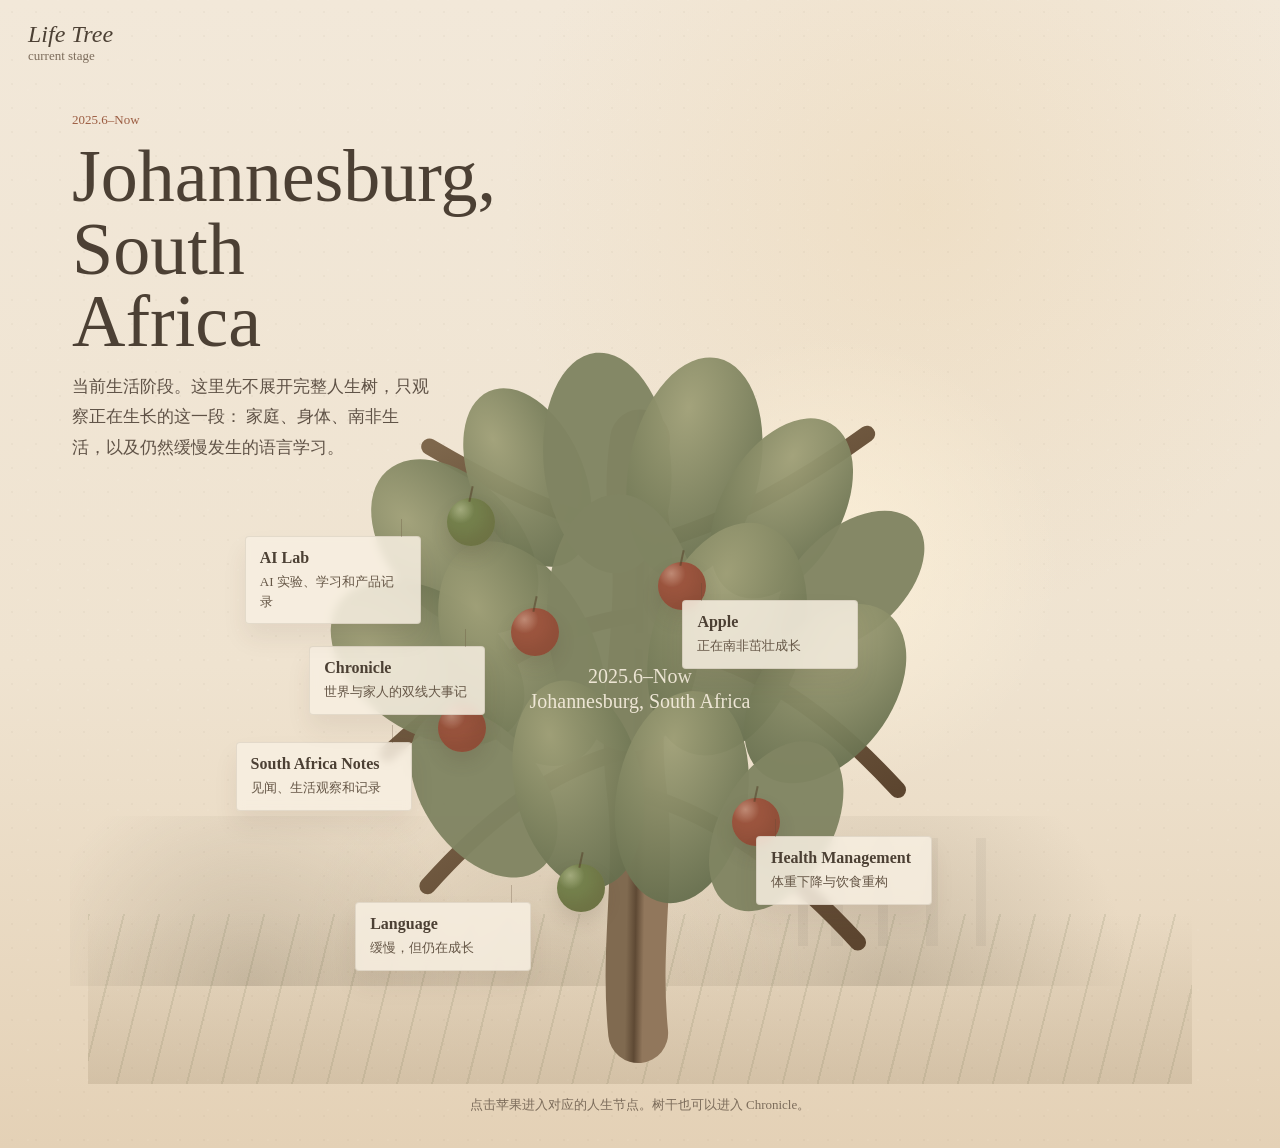
<file: index.html>
<!doctype html>
<html lang="zh-CN">
  <head>
    <meta charset="UTF-8" />
    <meta name="viewport" content="width=device-width, initial-scale=1.0" />
    <title>Current Stage Tree</title>
    <meta
      name="description"
      content="当前生活阶段树：2025年6月至今，南非约翰内斯堡。"
    />
    <link rel="stylesheet" href="./styles.css" />
  </head>
  <body>
    <header class="quiet-header" aria-label="站点标识">
      <a class="wordmark" href="./index.html" aria-label="返回首页">
        <span class="wordmark-main">Life Tree</span>
        <span class="wordmark-sub">current stage</span>
      </a>
    </header>

    <main class="current-stage">
      <section class="stage-intro" aria-labelledby="stage-title">
        <p class="time-tag">2025.6–Now</p>
        <h1 id="stage-title">Johannesburg, South Africa</h1>
        <p>
          当前生活阶段。这里先不展开完整人生树，只观察正在生长的这一段：
          家庭、身体、南非生活，以及仍然缓慢发生的语言学习。
        </p>
      </section>

      <section class="tree-field" aria-label="当前阶段的树">
        <div class="place-atmosphere" aria-hidden="true">
          <span class="sun"></span>
          <span class="ridge"></span>
          <span class="city-line"></span>
          <span class="veld"></span>
        </div>

        <svg class="current-tree" viewBox="0 0 820 760" role="img" aria-labelledby="tree-title tree-desc">
          <title id="tree-title">Current Stage Tree</title>
          <desc id="tree-desc">
            A clickable current life stage tree. The trunk opens the chronicle page.
          </desc>
          <defs>
            <linearGradient id="trunkCurrent" x1="0%" x2="100%" y1="0%" y2="100%">
              <stop offset="0%" stop-color="#806a50" />
              <stop offset="52%" stop-color="#5e4934" />
              <stop offset="100%" stop-color="#91775c" />
            </linearGradient>
            <linearGradient id="branchCurrent" x1="0%" x2="100%" y1="0%" y2="100%">
              <stop offset="0%" stop-color="#7e674c" />
              <stop offset="100%" stop-color="#5c452f" />
            </linearGradient>
            <radialGradient id="leafCurrent" cx="36%" cy="24%" r="78%">
              <stop offset="0%" stop-color="#a0a078" />
              <stop offset="100%" stop-color="#68704f" />
            </radialGradient>
          </defs>

          <a class="trunk-anchor" href="./chronicle/index.html" aria-label="打开 Chronicle 大事记页面">
            <path
              class="trunk"
              d="M408 704
                 C398 604 418 524 406 434
                 C394 338 424 244 408 134
                 C404 104 406 78 410 50"
            />
            <rect class="trunk-hit" x="358" y="64" width="104" height="632" rx="52" />
          </a>

          <g class="branches">
            <path d="M408 154 C318 136 250 100 178 58" />
            <path d="M412 168 C508 142 586 98 660 44" />
            <path d="M404 244 C298 258 220 316 132 396" />
            <path d="M410 272 C524 286 610 344 694 436" />
            <path d="M406 390 C316 410 246 464 176 542" />
            <path d="M410 440 C504 468 578 526 650 604" />
          </g>

          <g class="canopy" aria-hidden="true">
            <ellipse cx="206" cy="168" rx="72" ry="112" transform="rotate(-42 206 168)" />
            <ellipse cx="286" cy="92" rx="62" ry="104" transform="rotate(-24 286 92)" />
            <ellipse cx="374" cy="76" rx="70" ry="122" transform="rotate(-6 374 76)" />
            <ellipse cx="470" cy="82" rx="72" ry="124" transform="rotate(12 470 82)" />
            <ellipse cx="566" cy="126" rx="66" ry="108" transform="rotate(30 566 126)" />
            <ellipse cx="642" cy="206" rx="58" ry="96" transform="rotate(48 642 206)" />
            <ellipse cx="176" cy="296" rx="76" ry="118" transform="rotate(-56 176 296)" />
            <ellipse cx="280" cy="286" rx="80" ry="132" transform="rotate(-26 280 286)" />
            <ellipse cx="392" cy="252" rx="84" ry="142" transform="rotate(-4 392 252)" />
            <ellipse cx="506" cy="270" rx="82" ry="132" transform="rotate(18 506 270)" />
            <ellipse cx="614" cy="330" rx="72" ry="112" transform="rotate(38 614 330)" />
            <ellipse cx="238" cy="440" rx="66" ry="104" transform="rotate(-36 238 440)" />
            <ellipse cx="342" cy="430" rx="70" ry="116" transform="rotate(-12 342 430)" />
            <ellipse cx="456" cy="444" rx="72" ry="118" transform="rotate(10 456 444)" />
            <ellipse cx="560" cy="476" rx="62" ry="102" transform="rotate(30 560 476)" />
          </g>

          <g class="trunk-label" aria-hidden="true">
            <text x="410" y="318">2025.6–Now</text>
            <text x="410" y="346">Johannesburg, South Africa</text>
          </g>
        </svg>

        <a class="apple apple-red apple-daughter" href="./apple/index.html" aria-label="进入 Apple 的专属页面">
          <span class="fruit"></span>
          <span class="apple-note">
            <strong>Apple</strong>
            <em>正在南非茁壮成长</em>
          </span>
        </a>

        <a class="apple apple-red apple-health" href="./health/index.html" aria-label="进入身材管理和健康管理页面">
          <span class="fruit"></span>
          <span class="apple-note">
            <strong>Health Management</strong>
            <em>体重下降与饮食重构</em>
          </span>
        </a>

        <a class="apple apple-red apple-south-africa" href="./south-africa/index.html" aria-label="进入南非见闻页面">
          <span class="fruit"></span>
          <span class="apple-note">
            <strong>South Africa Notes</strong>
            <em>见闻、生活观察和记录</em>
          </span>
        </a>

        <a class="apple apple-green apple-language" href="./language/index.html" aria-label="进入语言学习页面">
          <span class="fruit"></span>
          <span class="apple-note">
            <strong>Language</strong>
            <em>缓慢，但仍在成长</em>
          </span>
        </a>

        <a class="apple apple-red apple-chronicle" href="./chronicle/index.html" aria-label="进入 Chronicle 大事记页面">
          <span class="fruit"></span>
          <span class="apple-note">
            <strong>Chronicle</strong>
            <em>世界与家人的双线大事记</em>
          </span>
        </a>

        <a class="apple apple-green apple-ai-lab" href="./ai-lab/index.html" aria-label="进入 AI Lab 页面">
          <span class="fruit"></span>
          <span class="apple-note">
            <strong>AI Lab</strong>
            <em>AI 实验、学习和产品记录</em>
          </span>
        </a>
      </section>

      <p class="tree-hint">
        点击苹果进入对应的人生节点。树干也可以进入 Chronicle。
      </p>
    </main>

    <script src="./script.js"></script>
  </body>
</html>
</file>
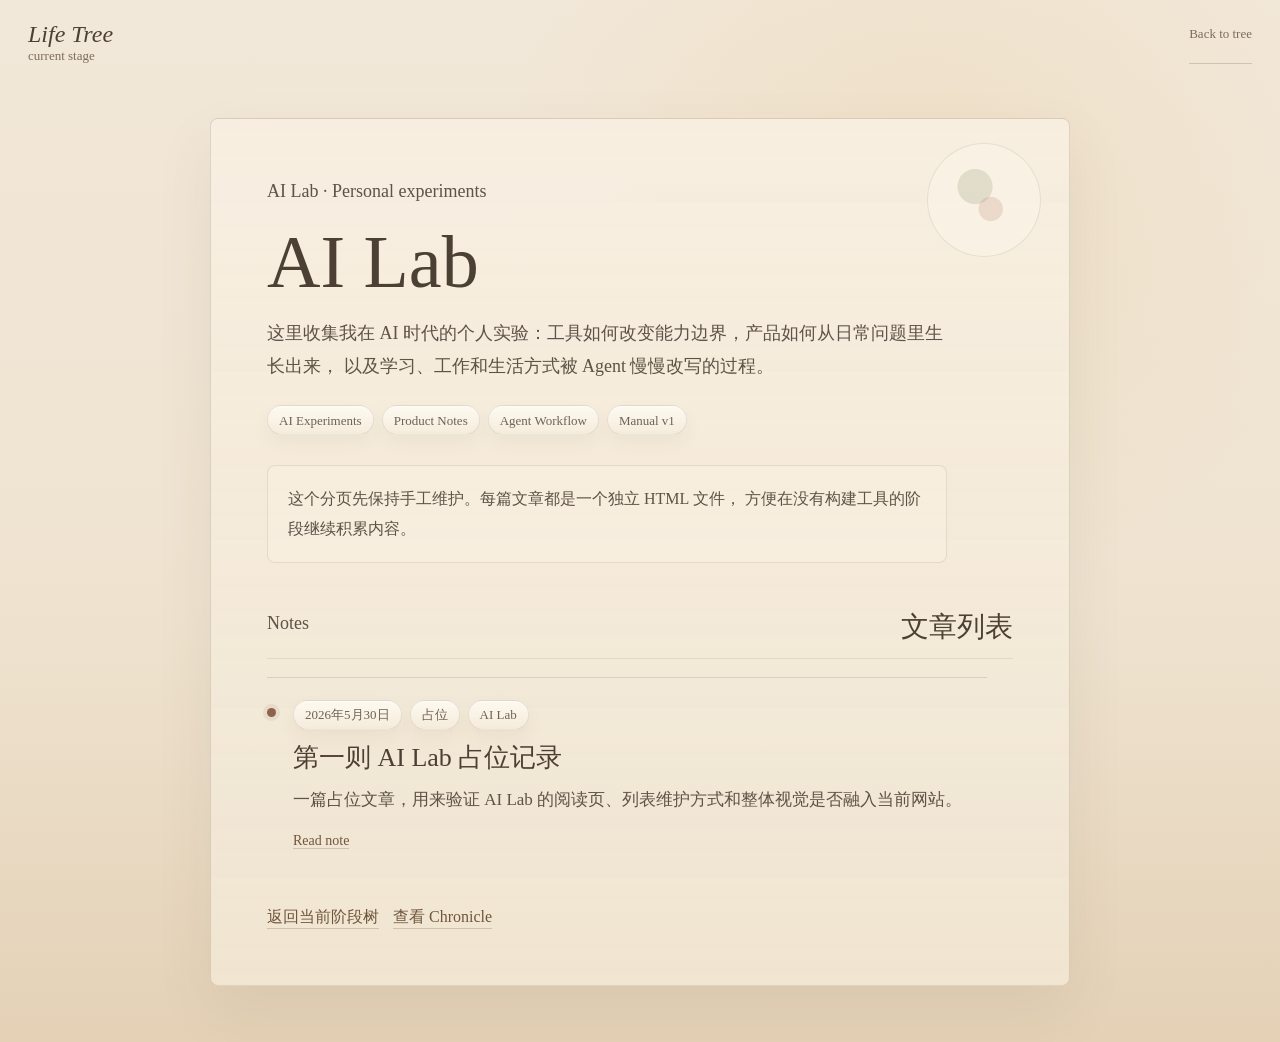
<file: ai-lab/index.html>
<!doctype html>
<html lang="zh-CN">
  <head>
    <meta charset="UTF-8" />
    <meta name="viewport" content="width=device-width, initial-scale=1.0" />
    <title>AI Lab · Life Tree</title>
    <meta
      name="description"
      content="AI Lab：个人 AI 实验、产品研发、学习记录和工作日志。"
    />
    <link rel="stylesheet" href="../styles.css" />
  </head>
  <body class="detail-page ai-lab-page">
    <header class="quiet-header" aria-label="站点标识">
      <a class="wordmark" href="../index.html">
        <span class="wordmark-main">Life Tree</span>
        <span class="wordmark-sub">current stage</span>
      </a>
      <nav class="quiet-nav"><a href="../index.html">Back to tree</a></nav>
    </header>

    <main class="detail-shell ai-lab-shell">
      <p class="page-kicker">AI Lab · Personal experiments</p>
      <h1>AI Lab</h1>
      <p>
        这里收集我在 AI 时代的个人实验：工具如何改变能力边界，产品如何从日常问题里生长出来，
        以及学习、工作和生活方式被 Agent 慢慢改写的过程。
      </p>

      <div class="tag-row" aria-label="AI Lab 信息标签">
        <span class="soft-tag">AI Experiments</span>
        <span class="soft-tag">Product Notes</span>
        <span class="soft-tag">Agent Workflow</span>
        <span class="soft-tag">Manual v1</span>
      </div>

      <section class="lab-note" aria-label="AI Lab 说明">
        <p>
          这个分页先保持手工维护。每篇文章都是一个独立 HTML 文件，
          方便在没有构建工具的阶段继续积累内容。
        </p>
      </section>

      <section class="article-list" aria-labelledby="article-list-title">
        <div class="section-heading">
          <p class="page-kicker">Notes</p>
          <h2 id="article-list-title">文章列表</h2>
        </div>

        <article class="article-card">
          <div class="article-tags">
            <time class="soft-tag" datetime="2026-05-30">2026年5月30日</time>
            <span class="soft-tag">占位</span>
            <span class="soft-tag">AI Lab</span>
          </div>
          <h3>
            <a href="./articles/first-ai-lab-note.html">第一则 AI Lab 占位记录</a>
          </h3>
          <p>
            一篇占位文章，用来验证 AI Lab 的阅读页、列表维护方式和整体视觉是否融入当前网站。
          </p>
          <a class="article-link" href="./articles/first-ai-lab-note.html">Read note</a>
        </article>
      </section>

      <div class="detail-links">
        <a href="../index.html">返回当前阶段树</a>
        <a href="../chronicle/index.html">查看 Chronicle</a>
      </div>
    </main>
  </body>
</html>
</file>
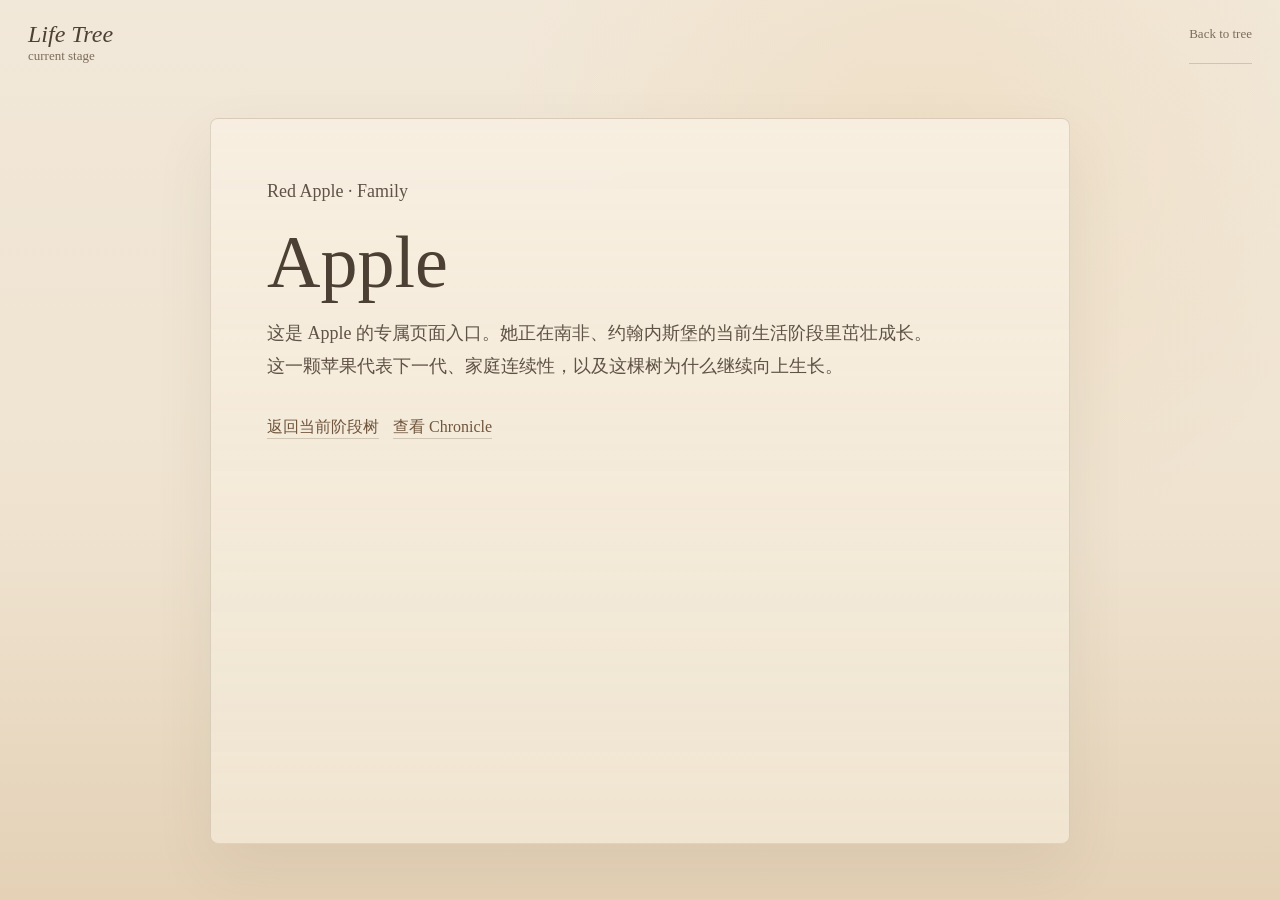
<file: apple/index.html>
<!doctype html>
<html lang="zh-CN">
  <head>
    <meta charset="UTF-8" />
    <meta name="viewport" content="width=device-width, initial-scale=1.0" />
    <title>Apple · Life Tree</title>
    <link rel="stylesheet" href="../styles.css" />
  </head>
  <body class="detail-page">
    <header class="quiet-header" aria-label="站点标识">
      <a class="wordmark" href="../index.html">
        <span class="wordmark-main">Life Tree</span>
        <span class="wordmark-sub">current stage</span>
      </a>
      <nav class="quiet-nav"><a href="../index.html">Back to tree</a></nav>
    </header>
    <main class="detail-shell">
      <p class="page-kicker">Red Apple · Family</p>
      <h1>Apple</h1>
      <p>
        这是 Apple 的专属页面入口。她正在南非、约翰内斯堡的当前生活阶段里茁壮成长。
        这一颗苹果代表下一代、家庭连续性，以及这棵树为什么继续向上生长。
      </p>
      <div class="detail-links">
        <a href="../index.html">返回当前阶段树</a>
        <a href="../chronicle/index.html">查看 Chronicle</a>
      </div>
    </main>
  </body>
</html>
</file>
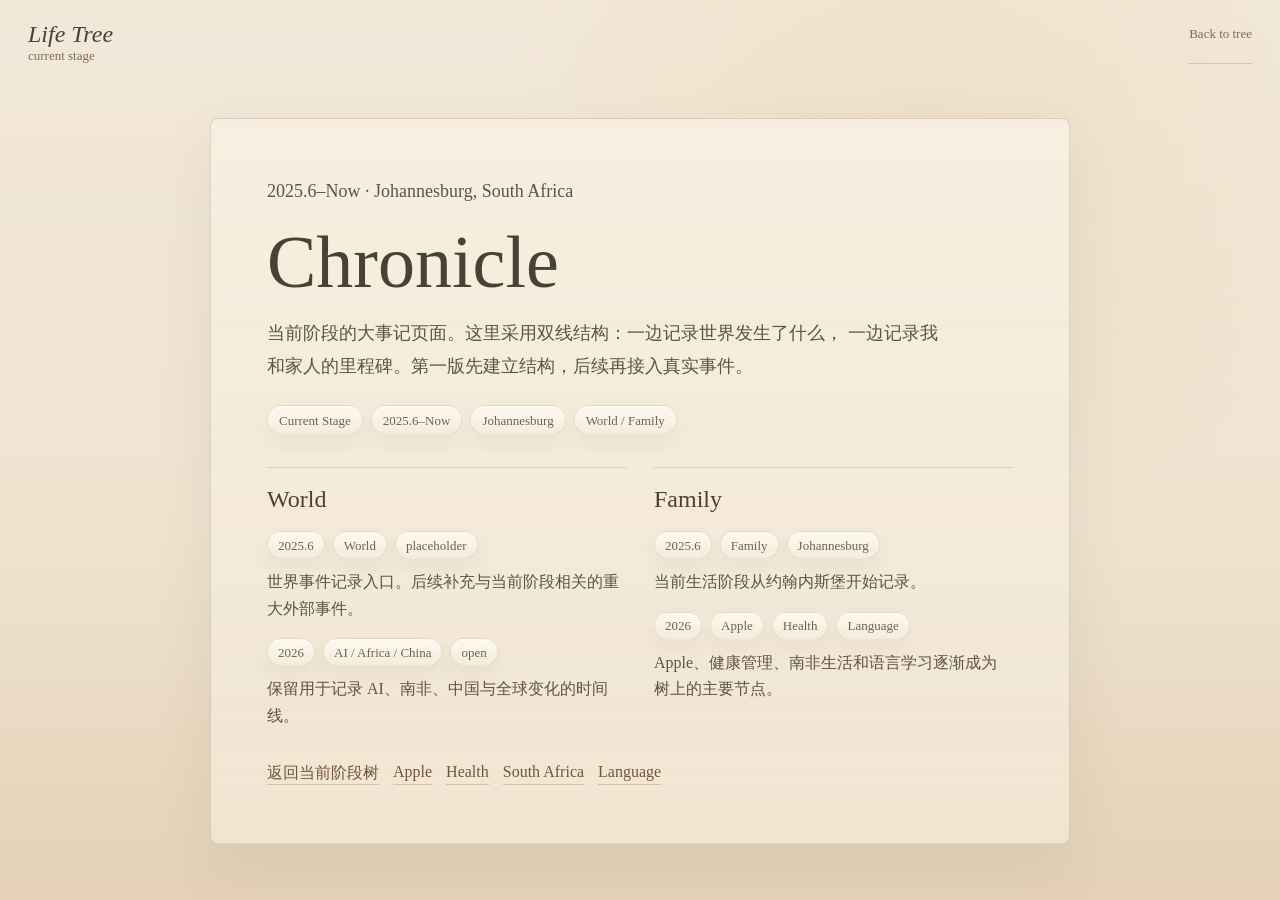
<file: chronicle/index.html>
<!doctype html>
<html lang="zh-CN">
  <head>
    <meta charset="UTF-8" />
    <meta name="viewport" content="width=device-width, initial-scale=1.0" />
    <title>Chronicle · Life Tree</title>
    <link rel="stylesheet" href="../styles.css" />
  </head>
  <body class="detail-page chronicle-page">
    <header class="quiet-header" aria-label="站点标识">
      <a class="wordmark" href="../index.html">
        <span class="wordmark-main">Life Tree</span>
        <span class="wordmark-sub">current stage</span>
      </a>
      <nav class="quiet-nav"><a href="../index.html">Back to tree</a></nav>
    </header>
    <main class="detail-shell">
      <p class="page-kicker">2025.6–Now · Johannesburg, South Africa</p>
      <h1>Chronicle</h1>
      <p>
        当前阶段的大事记页面。这里采用双线结构：一边记录世界发生了什么，
        一边记录我和家人的里程碑。第一版先建立结构，后续再接入真实事件。
      </p>

      <div class="tag-row" aria-label="Chronicle 信息标签">
        <span class="soft-tag">Current Stage</span>
        <span class="soft-tag">2025.6–Now</span>
        <span class="soft-tag">Johannesburg</span>
        <span class="soft-tag">World / Family</span>
      </div>

      <section class="chronicle-lines" aria-label="双线大事记">
        <div class="chronicle-column">
          <h2>World</h2>
          <ol>
            <li>
              <div class="event-tags">
                <time class="soft-tag" datetime="2025-06">2025.6</time>
                <span class="soft-tag">World</span>
                <span class="soft-tag">placeholder</span>
              </div>
              世界事件记录入口。后续补充与当前阶段相关的重大外部事件。
            </li>
            <li>
              <div class="event-tags">
                <time class="soft-tag" datetime="2026">2026</time>
                <span class="soft-tag">AI / Africa / China</span>
                <span class="soft-tag">open</span>
              </div>
              保留用于记录 AI、南非、中国与全球变化的时间线。
            </li>
          </ol>
        </div>

        <div class="chronicle-column">
          <h2>Family</h2>
          <ol>
            <li>
              <div class="event-tags">
                <time class="soft-tag" datetime="2025-06">2025.6</time>
                <span class="soft-tag">Family</span>
                <span class="soft-tag">Johannesburg</span>
              </div>
              当前生活阶段从约翰内斯堡开始记录。
            </li>
            <li>
              <div class="event-tags">
                <time class="soft-tag" datetime="2026">2026</time>
                <span class="soft-tag">Apple</span>
                <span class="soft-tag">Health</span>
                <span class="soft-tag">Language</span>
              </div>
              Apple、健康管理、南非生活和语言学习逐渐成为树上的主要节点。
            </li>
          </ol>
        </div>
      </section>

      <div class="detail-links">
        <a href="../index.html">返回当前阶段树</a>
        <a href="../apple/index.html">Apple</a>
        <a href="../health/index.html">Health</a>
        <a href="../south-africa/index.html">South Africa</a>
        <a href="../language/index.html">Language</a>
      </div>
    </main>
  </body>
</html>
</file>
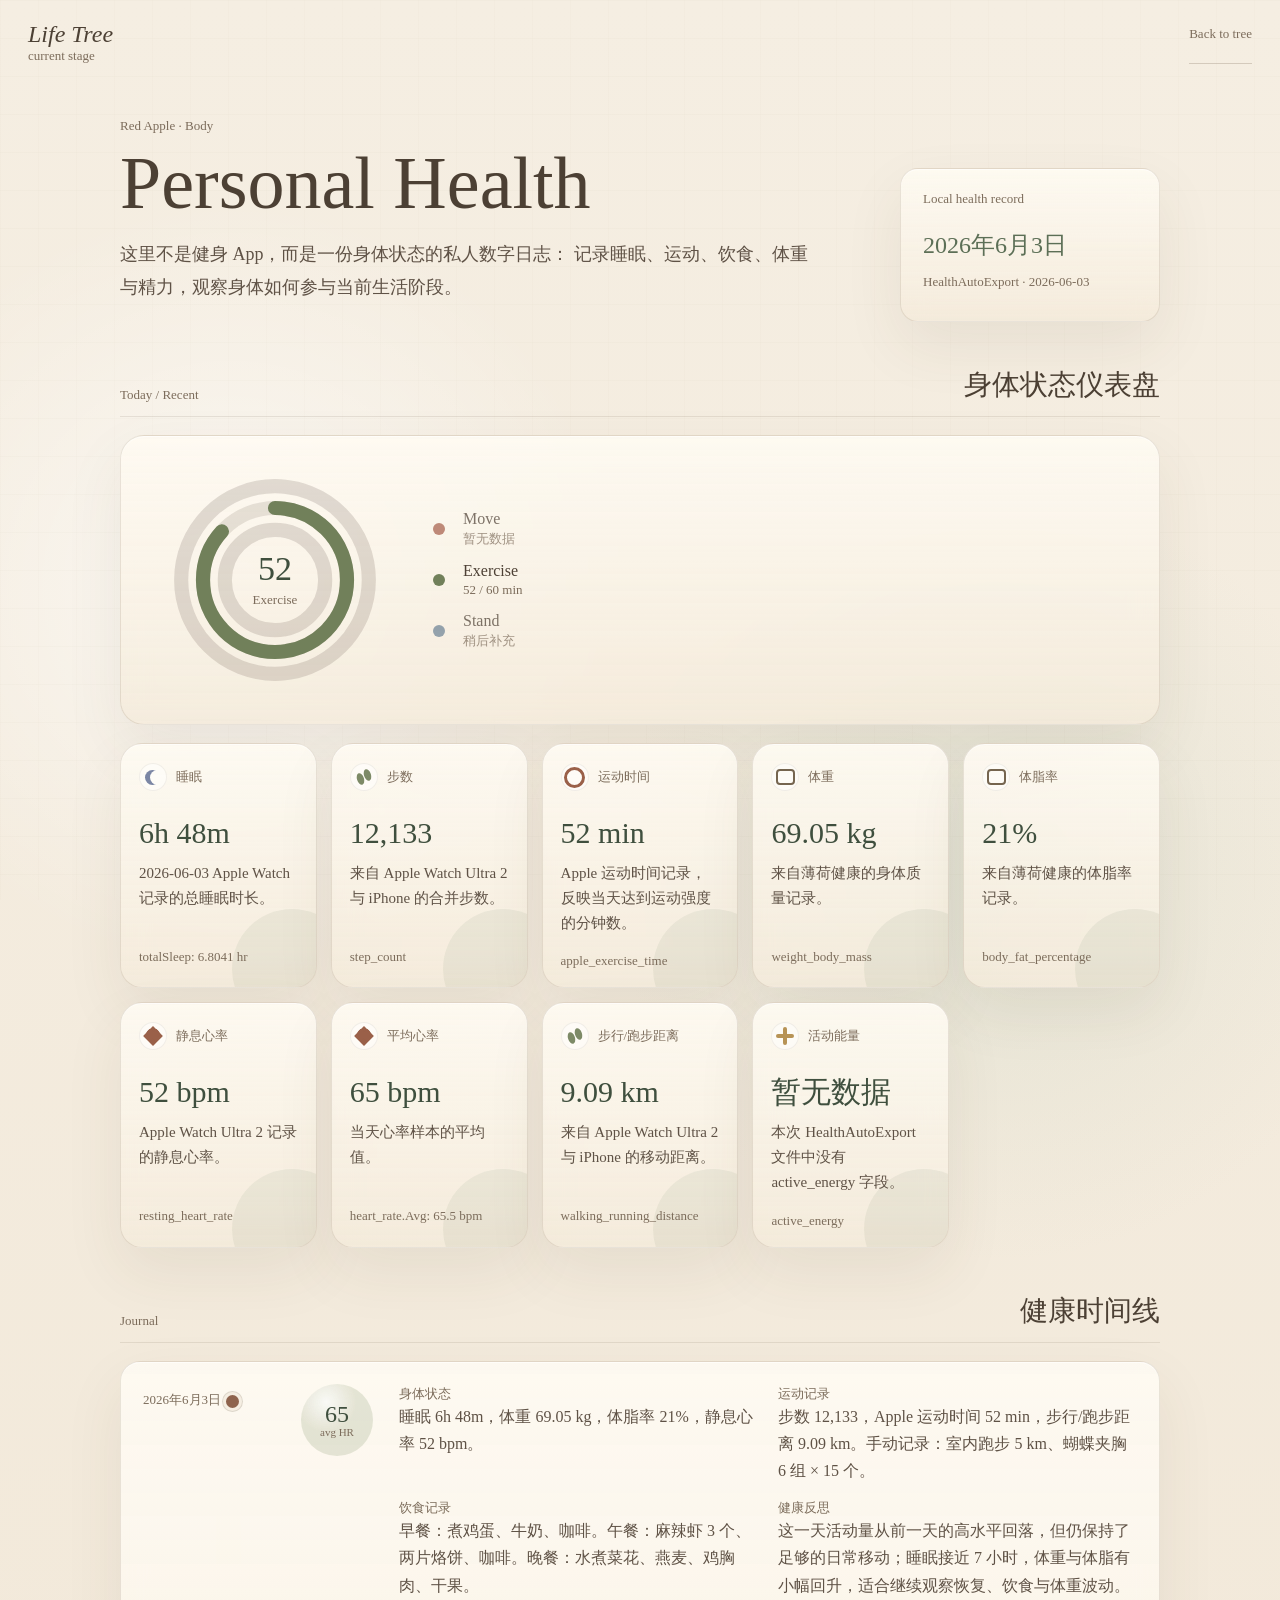
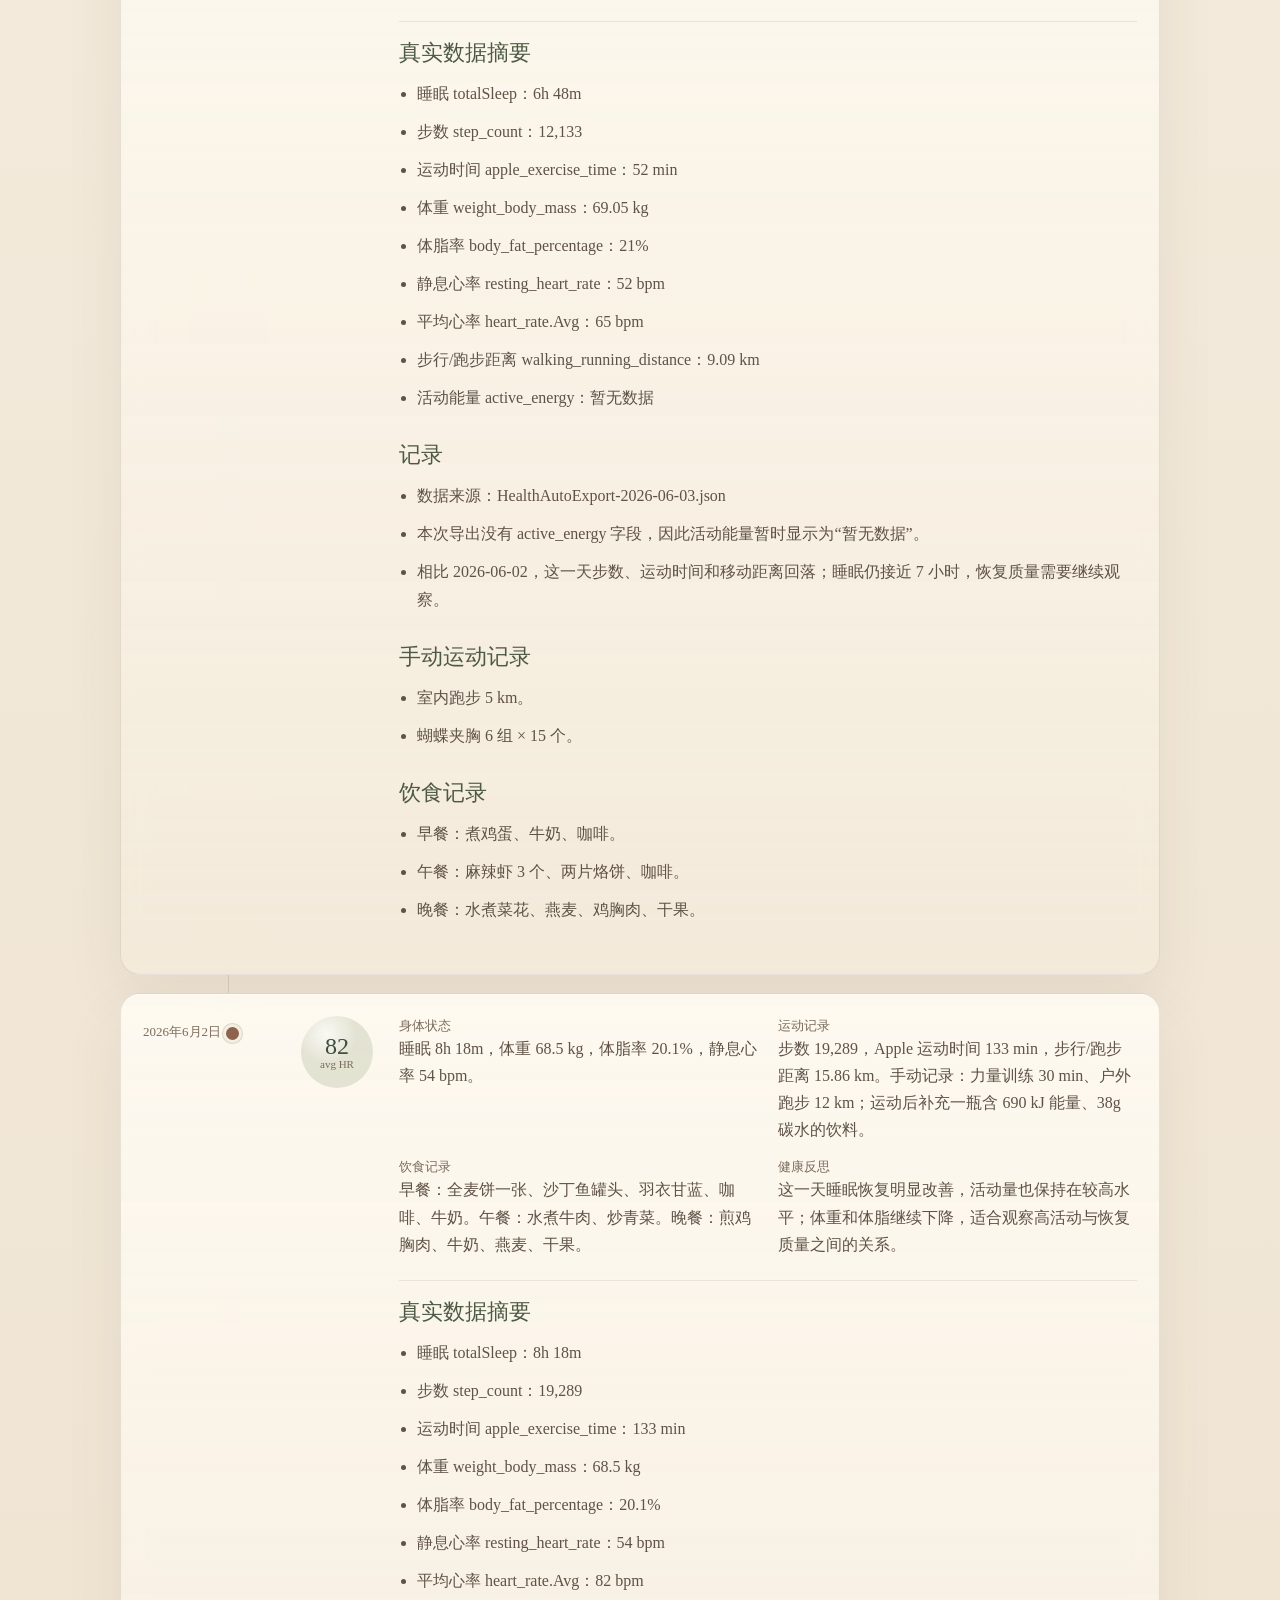
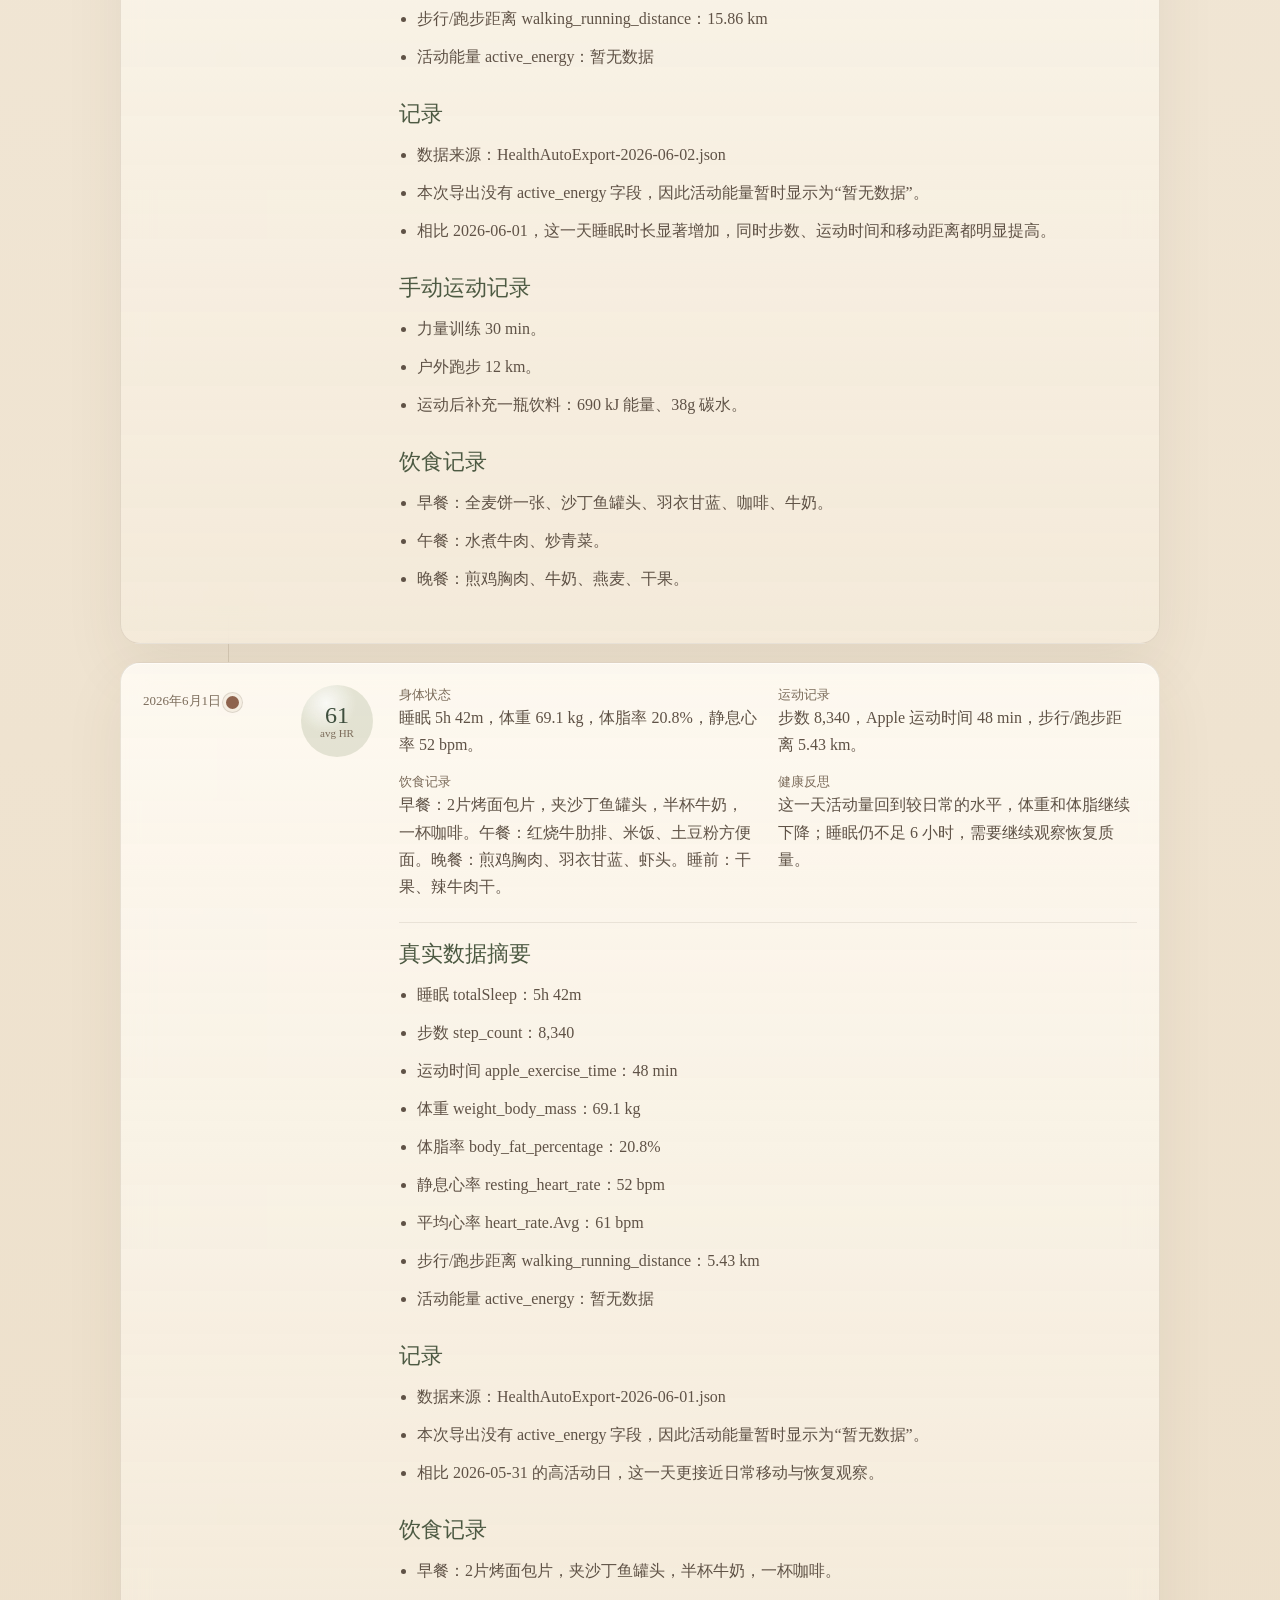
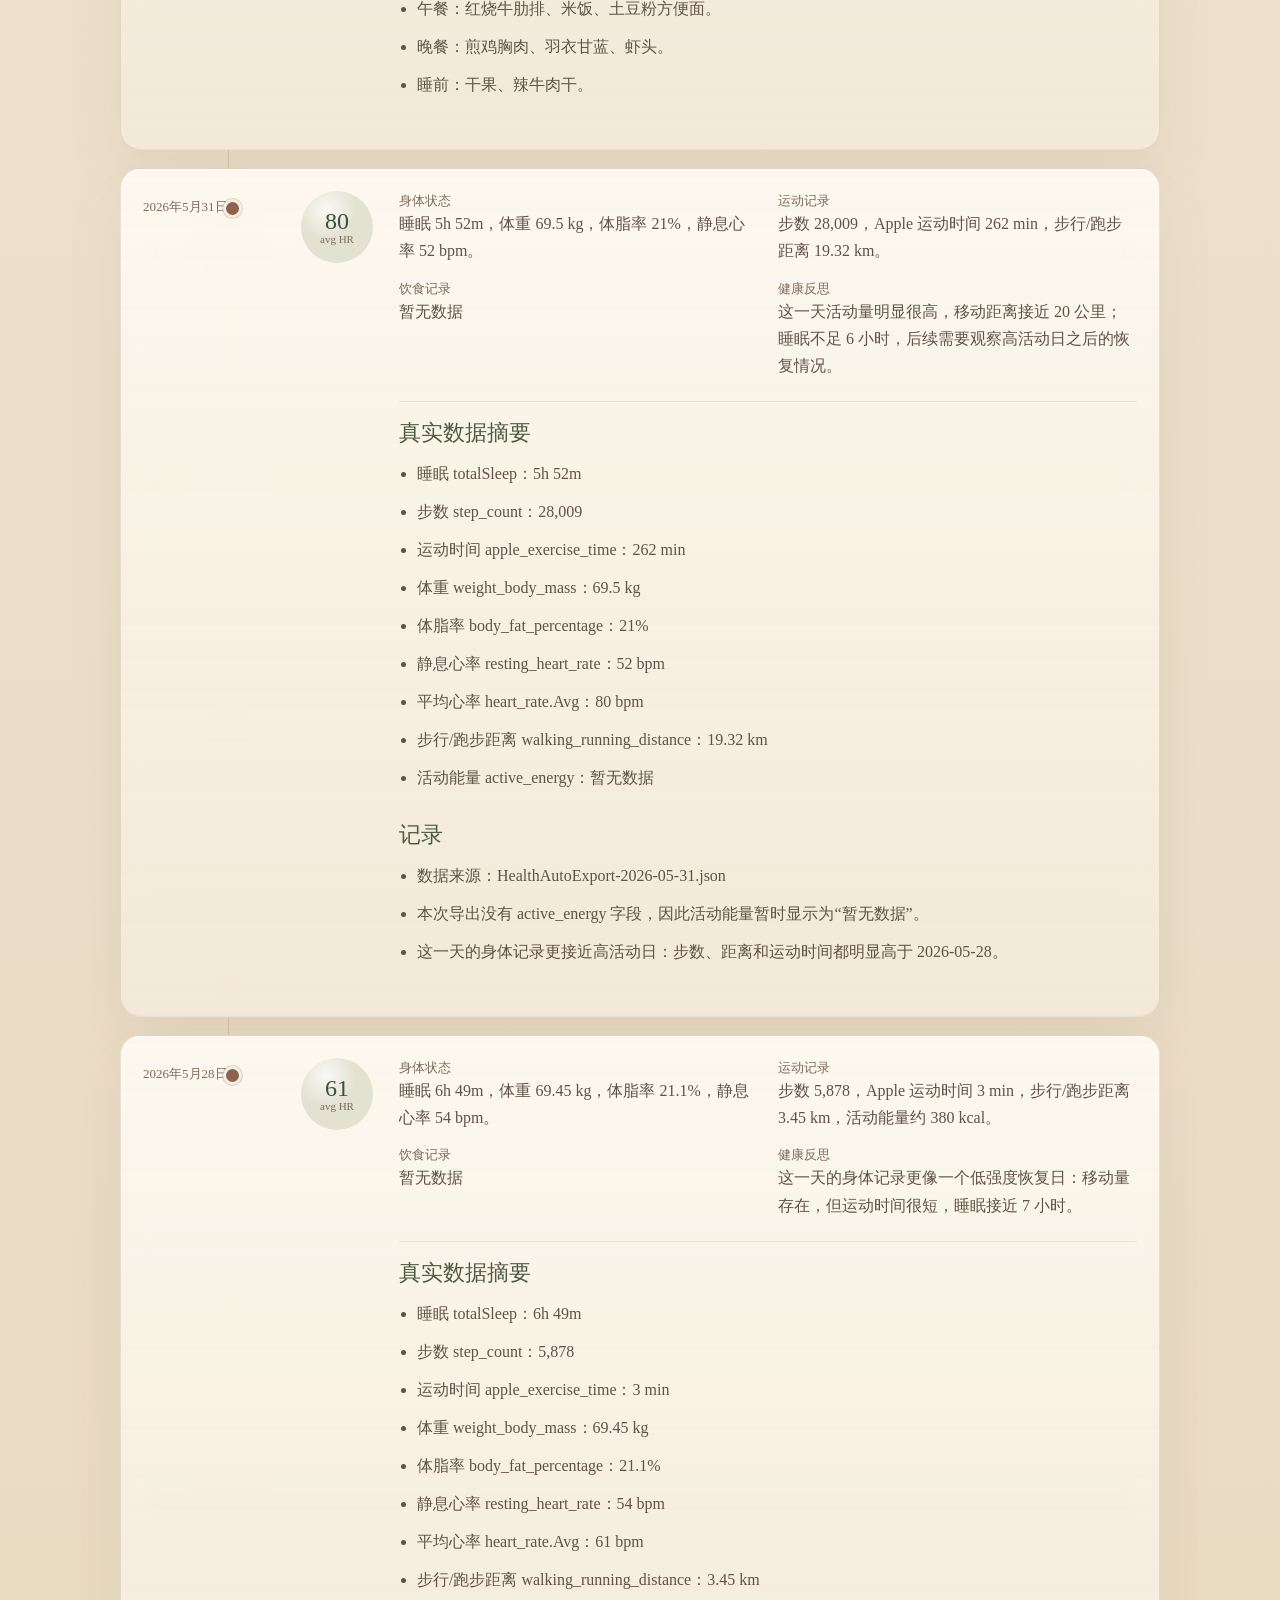
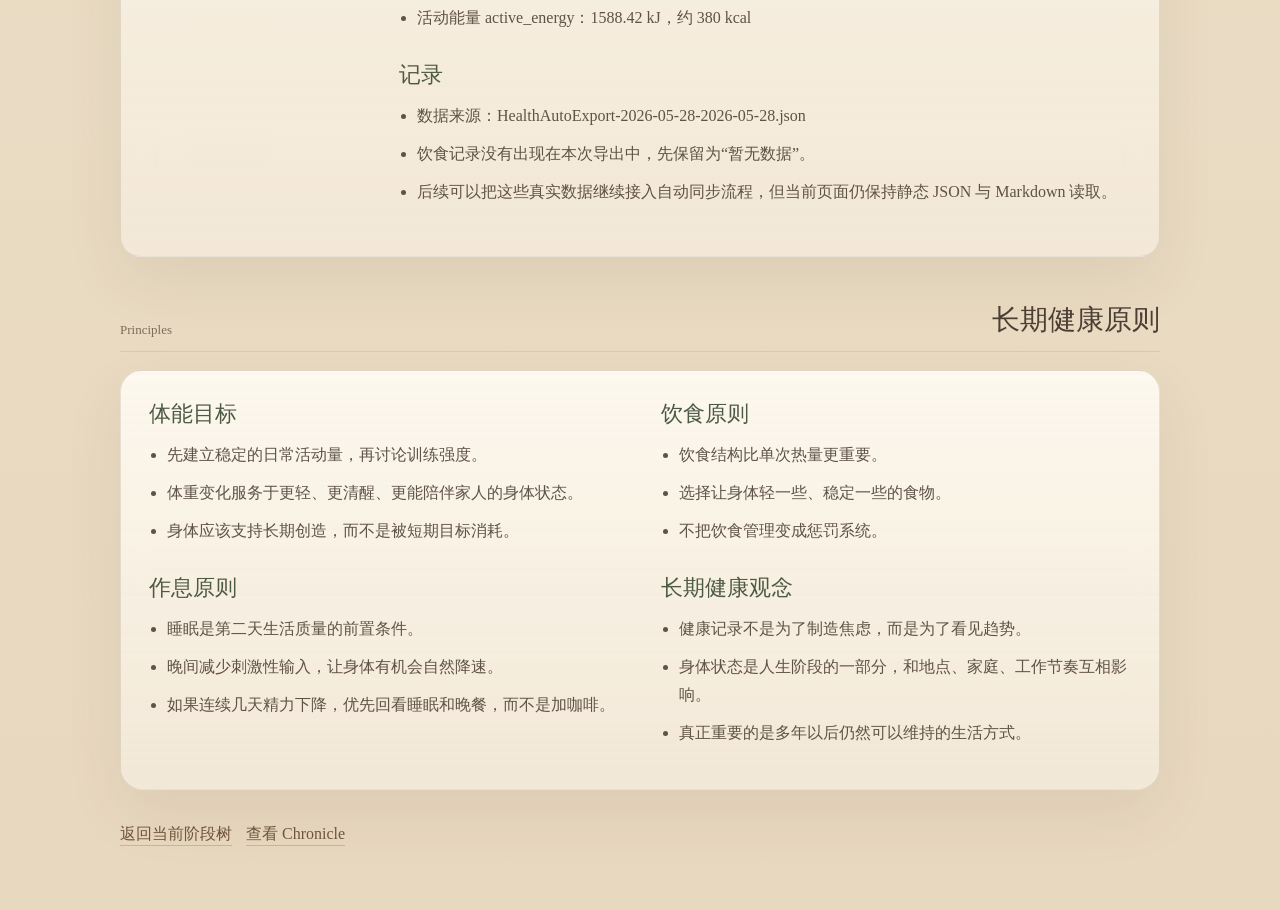
<file: health/index.html>
<!doctype html>
<html lang="zh-CN">
  <head>
    <meta charset="UTF-8" />
    <meta name="viewport" content="width=device-width, initial-scale=1.0" />
    <title>Personal Health · Life Tree</title>
    <meta
      name="description"
      content="个人健康分页：睡眠、步数、运动、体重、精力状态，以及长期健康日志。"
    />
    <link rel="stylesheet" href="../styles.css" />
  </head>
  <body class="health-page">
    <header class="quiet-header" aria-label="站点标识">
      <a class="wordmark" href="../index.html">
        <span class="wordmark-main">Life Tree</span>
        <span class="wordmark-sub">current stage</span>
      </a>
      <nav class="quiet-nav"><a href="../index.html">Back to tree</a></nav>
    </header>

    <main class="health-shell">
      <section class="health-hero" aria-labelledby="health-title">
        <div>
          <p class="page-kicker">Red Apple · Body</p>
          <h1 id="health-title">Personal Health</h1>
          <p>
            这里不是健身 App，而是一份身体状态的私人数字日志：
            记录睡眠、运动、饮食、体重与精力，观察身体如何参与当前生活阶段。
          </p>
        </div>
        <aside class="health-sync-card" aria-label="数据来源">
          <span>Local health record</span>
          <strong id="health-updated">读取中</strong>
          <small id="health-source">JSON + Markdown</small>
        </aside>
      </section>

      <section class="health-dashboard" aria-labelledby="dashboard-title">
        <div class="section-heading">
          <p class="page-kicker">Today / Recent</p>
          <h2 id="dashboard-title">身体状态仪表盘</h2>
        </div>
        <div class="health-rings-panel" id="health-rings" aria-live="polite">
          <p class="health-loading">正在读取活动三环...</p>
        </div>
        <div class="health-metrics" id="health-metrics" aria-live="polite">
          <p class="health-loading">正在读取本地健康数据...</p>
        </div>
      </section>

      <section class="health-timeline-section" aria-labelledby="timeline-title">
        <div class="section-heading">
          <p class="page-kicker">Journal</p>
          <h2 id="timeline-title">健康时间线</h2>
        </div>
        <div class="health-timeline" id="health-timeline" aria-live="polite">
          <p class="health-loading">正在读取 Markdown 日志...</p>
        </div>
      </section>

      <section class="health-principles-section" aria-labelledby="principles-title">
        <div class="section-heading">
          <p class="page-kicker">Principles</p>
          <h2 id="principles-title">长期健康原则</h2>
        </div>
        <article class="health-principles" id="health-principles" aria-live="polite">
          <p class="health-loading">正在读取长期原则...</p>
        </article>
      </section>

      <div class="detail-links">
        <a href="../index.html">返回当前阶段树</a>
        <a href="../chronicle/index.html">查看 Chronicle</a>
      </div>
    </main>

    <script src="./health.js?v=20260602"></script>
  </body>
</html>
</file>
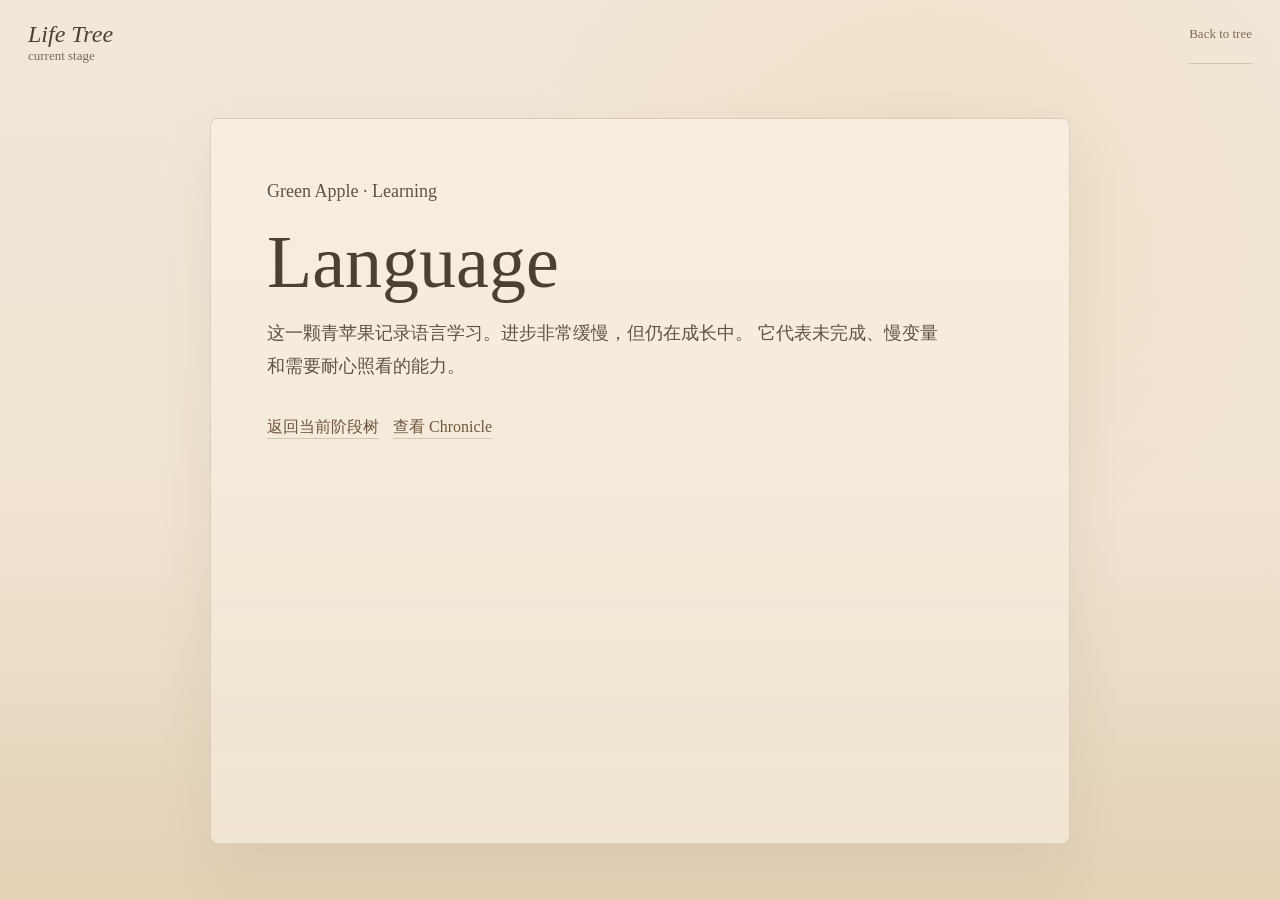
<file: language/index.html>
<!doctype html>
<html lang="zh-CN">
  <head>
    <meta charset="UTF-8" />
    <meta name="viewport" content="width=device-width, initial-scale=1.0" />
    <title>Language · Life Tree</title>
    <link rel="stylesheet" href="../styles.css" />
  </head>
  <body class="detail-page">
    <header class="quiet-header" aria-label="站点标识">
      <a class="wordmark" href="../index.html">
        <span class="wordmark-main">Life Tree</span>
        <span class="wordmark-sub">current stage</span>
      </a>
      <nav class="quiet-nav"><a href="../index.html">Back to tree</a></nav>
    </header>
    <main class="detail-shell">
      <p class="page-kicker">Green Apple · Learning</p>
      <h1>Language</h1>
      <p>
        这一颗青苹果记录语言学习。进步非常缓慢，但仍在成长中。
        它代表未完成、慢变量和需要耐心照看的能力。
      </p>
      <div class="detail-links">
        <a href="../index.html">返回当前阶段树</a>
        <a href="../chronicle/index.html">查看 Chronicle</a>
      </div>
    </main>
  </body>
</html>
</file>
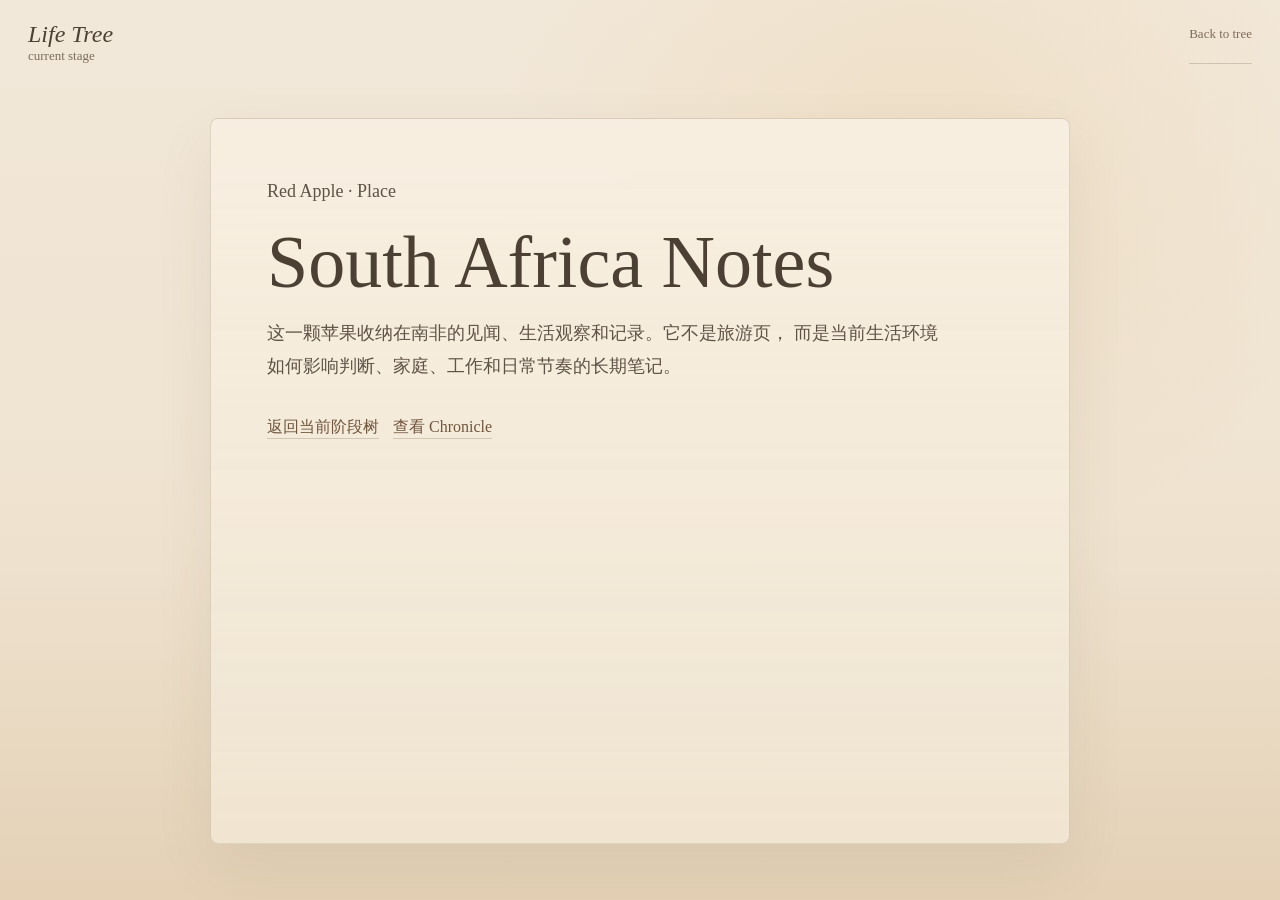
<file: south-africa/index.html>
<!doctype html>
<html lang="zh-CN">
  <head>
    <meta charset="UTF-8" />
    <meta name="viewport" content="width=device-width, initial-scale=1.0" />
    <title>South Africa Notes · Life Tree</title>
    <link rel="stylesheet" href="../styles.css" />
  </head>
  <body class="detail-page">
    <header class="quiet-header" aria-label="站点标识">
      <a class="wordmark" href="../index.html">
        <span class="wordmark-main">Life Tree</span>
        <span class="wordmark-sub">current stage</span>
      </a>
      <nav class="quiet-nav"><a href="../index.html">Back to tree</a></nav>
    </header>
    <main class="detail-shell">
      <p class="page-kicker">Red Apple · Place</p>
      <h1>South Africa Notes</h1>
      <p>
        这一颗苹果收纳在南非的见闻、生活观察和记录。它不是旅游页，
        而是当前生活环境如何影响判断、家庭、工作和日常节奏的长期笔记。
      </p>
      <div class="detail-links">
        <a href="../index.html">返回当前阶段树</a>
        <a href="../chronicle/index.html">查看 Chronicle</a>
      </div>
    </main>
  </body>
</html>
</file>
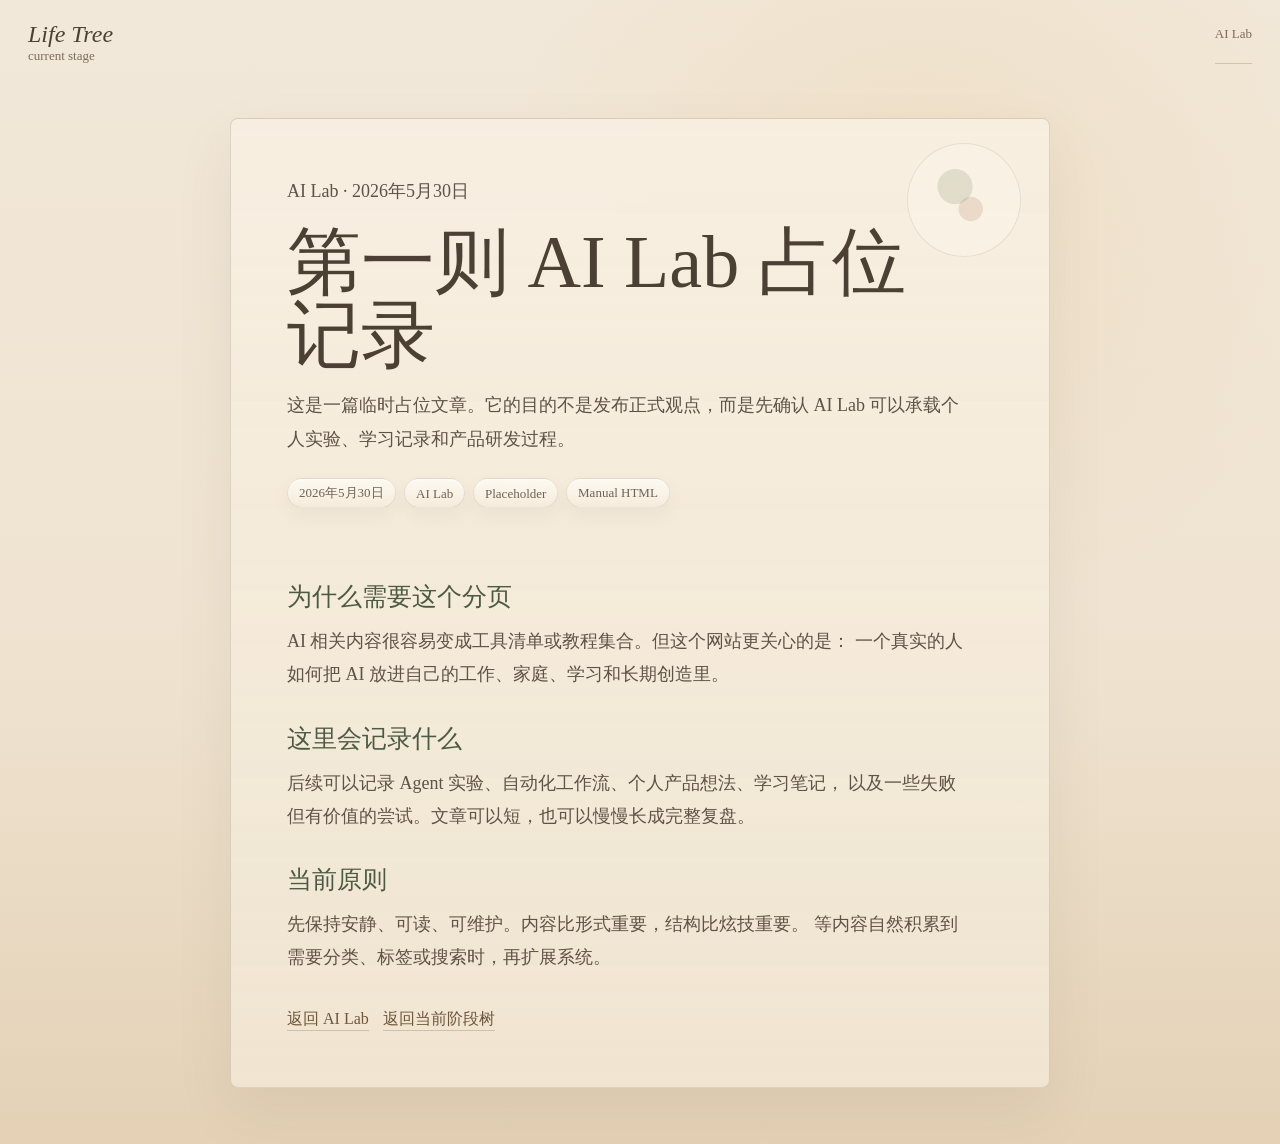
<file: ai-lab/articles/first-ai-lab-note.html>
<!doctype html>
<html lang="zh-CN">
  <head>
    <meta charset="UTF-8" />
    <meta name="viewport" content="width=device-width, initial-scale=1.0" />
    <title>第一则 AI Lab 占位记录 · Life Tree</title>
    <meta
      name="description"
      content="AI Lab 的第一篇占位文章，用于验证个人 AI 实验文章页。"
    />
    <link rel="stylesheet" href="../../styles.css" />
  </head>
  <body class="detail-page ai-article-page">
    <header class="quiet-header" aria-label="站点标识">
      <a class="wordmark" href="../../index.html">
        <span class="wordmark-main">Life Tree</span>
        <span class="wordmark-sub">current stage</span>
      </a>
      <nav class="quiet-nav"><a href="../index.html">AI Lab</a></nav>
    </header>

    <main class="detail-shell article-shell">
      <p class="page-kicker">AI Lab · 2026年5月30日</p>
      <h1>第一则 AI Lab 占位记录</h1>
      <p>
        这是一篇临时占位文章。它的目的不是发布正式观点，而是先确认 AI Lab
        可以承载个人实验、学习记录和产品研发过程。
      </p>

      <div class="tag-row" aria-label="文章信息标签">
        <span class="soft-tag">2026年5月30日</span>
        <span class="soft-tag">AI Lab</span>
        <span class="soft-tag">Placeholder</span>
        <span class="soft-tag">Manual HTML</span>
      </div>

      <section class="article-body">
        <h2>为什么需要这个分页</h2>
        <p>
          AI 相关内容很容易变成工具清单或教程集合。但这个网站更关心的是：
          一个真实的人如何把 AI 放进自己的工作、家庭、学习和长期创造里。
        </p>

        <h2>这里会记录什么</h2>
        <p>
          后续可以记录 Agent 实验、自动化工作流、个人产品想法、学习笔记，
          以及一些失败但有价值的尝试。文章可以短，也可以慢慢长成完整复盘。
        </p>

        <h2>当前原则</h2>
        <p>
          先保持安静、可读、可维护。内容比形式重要，结构比炫技重要。
          等内容自然积累到需要分类、标签或搜索时，再扩展系统。
        </p>
      </section>

      <div class="detail-links">
        <a href="../index.html">返回 AI Lab</a>
        <a href="../../index.html">返回当前阶段树</a>
      </div>
    </main>
  </body>
</html>
</file>
<file: styles.css>
:root {
  --paper: #efe3d0;
  --paper-deep: #e4d1b6;
  --ink: #4c4034;
  --muted: #7c6c5b;
  --line: rgba(86, 68, 48, 0.16);
  --leaf: #737957;
  --leaf-deep: #5f6949;
  --branch: #624a34;
  --apple-red: #9d563f;
  --apple-green: #75824d;
  --note: rgba(247, 239, 225, 0.86);
  --shadow: rgba(75, 58, 39, 0.14);
}

* {
  box-sizing: border-box;
}

html {
  scroll-behavior: smooth;
}

body {
  margin: 0;
  min-height: 100vh;
  color: var(--ink);
  background:
    radial-gradient(circle at 72% 18%, rgba(232, 203, 156, 0.28), transparent 26rem),
    linear-gradient(180deg, #f2e8d9 0%, var(--paper) 58%, var(--paper-deep) 100%);
  font-family:
    "Iowan Old Style",
    "Palatino Linotype",
    "Book Antiqua",
    "Songti SC",
    serif;
  letter-spacing: 0;
}

a {
  color: inherit;
  text-decoration: none;
}

.quiet-header {
  position: fixed;
  inset: 22px 28px auto;
  z-index: 20;
  display: flex;
  justify-content: space-between;
  width: calc(100% - 56px);
  pointer-events: none;
}

.wordmark,
.quiet-nav {
  pointer-events: auto;
}

.wordmark {
  display: flex;
  flex-direction: column;
  gap: 2px;
}

.wordmark-main {
  font-size: 24px;
  font-style: italic;
  line-height: 1;
}

.wordmark-sub,
.quiet-nav,
.time-tag,
.tree-hint,
.page-kicker {
  color: var(--muted);
  font-size: 13px;
}

.quiet-nav {
  padding-top: 4px;
}

.quiet-nav {
  display: flex;
  gap: 16px;
}

.quiet-nav a {
  border-bottom: 1px solid rgba(80, 63, 43, 0.2);
}

.current-stage {
  position: relative;
  display: grid;
  min-height: 100svh;
  padding: 112px 28px 34px;
  overflow: hidden;
}

.current-stage::before {
  position: absolute;
  inset: 0;
  z-index: 0;
  opacity: 0.24;
  background-image:
    radial-gradient(rgba(112, 93, 69, 0.18) 1px, transparent 1px),
    radial-gradient(rgba(255, 255, 255, 0.25) 1px, transparent 1px);
  background-position:
    0 0,
    13px 15px;
  background-size:
    24px 24px,
    30px 30px;
  content: "";
}

.stage-intro {
  position: relative;
  z-index: 3;
  width: min(360px, 100%);
  margin-left: clamp(0px, 4vw, 44px);
}

.time-tag {
  margin: 0 0 12px;
  color: #9c5d42;
}

h1,
h2,
p {
  margin-top: 0;
}

h1 {
  margin-bottom: 14px;
  font-size: clamp(42px, 5.8vw, 74px);
  font-weight: 500;
  line-height: 0.98;
}

.stage-intro p:last-child {
  color: #5f5246;
  font-size: 17px;
  line-height: 1.8;
}

.tree-field {
  position: relative;
  z-index: 2;
  width: min(920px, 100%);
  min-height: 690px;
  margin: -86px auto 0;
}

.place-atmosphere,
.place-atmosphere span {
  position: absolute;
}

.place-atmosphere {
  inset: 0;
  z-index: 0;
  pointer-events: none;
}

.sun {
  top: -60px;
  right: 4%;
  width: 460px;
  height: 460px;
  border-radius: 50%;
  background: radial-gradient(circle, rgba(255, 243, 218, 0.72), transparent 70%);
}

.ridge {
  right: -12%;
  bottom: 98px;
  left: -12%;
  height: 170px;
  background:
    radial-gradient(circle at 16% 100%, rgba(144, 132, 110, 0.34), transparent 14rem),
    radial-gradient(circle at 42% 100%, rgba(160, 146, 121, 0.3), transparent 16rem),
    radial-gradient(circle at 72% 100%, rgba(144, 132, 110, 0.32), transparent 15rem);
}

.city-line {
  right: 8%;
  bottom: 138px;
  width: 250px;
  height: 108px;
  opacity: 0.14;
  background:
    linear-gradient(90deg, transparent 0 9%, rgba(85, 79, 70, 0.5) 9% 13%, transparent 13% 22%, rgba(85, 79, 70, 0.44) 22% 27%, transparent 27% 41%, rgba(85, 79, 70, 0.5) 41% 45%, transparent 45% 60%, rgba(85, 79, 70, 0.42) 60% 65%, transparent 65% 80%, rgba(85, 79, 70, 0.45) 80% 84%, transparent 84%);
}

.veld {
  right: -10%;
  bottom: 0;
  left: -10%;
  height: 170px;
  background:
    linear-gradient(180deg, transparent, rgba(139, 119, 88, 0.2)),
    repeating-linear-gradient(104deg, rgba(111, 117, 80, 0.15) 0 2px, transparent 2px 34px);
}

.current-tree {
  position: absolute;
  inset: 0;
  z-index: 1;
  width: 100%;
  height: 100%;
  overflow: visible;
}

.trunk,
.branches path {
  fill: none;
  stroke-linecap: round;
}

.trunk {
  stroke: url(#trunkCurrent);
  stroke-width: 66;
  transition:
    stroke-width 180ms ease,
    filter 180ms ease;
}

.trunk-hit {
  fill: transparent;
  pointer-events: all;
}

.trunk-anchor:focus-visible .trunk,
.trunk-anchor:hover .trunk {
  filter: drop-shadow(0 8px 16px rgba(80, 59, 36, 0.16));
  stroke-width: 72;
}

.branches path {
  stroke: url(#branchCurrent);
  stroke-width: 18;
}

.canopy ellipse {
  fill: url(#leafCurrent);
  opacity: 0.96;
}

.canopy ellipse:nth-child(3n) {
  fill: #808562;
}

.trunk-label text {
  fill: rgba(246, 238, 222, 0.92);
  font-size: 22px;
  text-anchor: middle;
}

.apple {
  position: absolute;
  z-index: 4;
  display: block;
}

.fruit {
  position: absolute;
  display: block;
  width: 48px;
  height: 48px;
  border-radius: 50%;
  box-shadow:
    inset -8px -10px 16px rgba(78, 47, 27, 0.18),
    0 10px 18px rgba(73, 56, 39, 0.14);
  transition:
    transform 180ms ease,
    box-shadow 180ms ease;
}

.fruit::before {
  position: absolute;
  top: -12px;
  left: 50%;
  width: 2px;
  height: 16px;
  background: rgba(86, 67, 43, 0.58);
  content: "";
  transform: translateX(-50%) rotate(12deg);
}

.apple-red .fruit {
  background:
    radial-gradient(circle at 28% 24%, rgba(255, 236, 218, 0.34), transparent 28%),
    var(--apple-red);
}

.apple-green .fruit {
  background:
    radial-gradient(circle at 28% 24%, rgba(248, 245, 214, 0.34), transparent 28%),
    var(--apple-green);
}

.apple-note {
  position: absolute;
  top: 38px;
  left: 24px;
  width: 176px;
  padding: 12px 14px;
  border: 1px solid rgba(92, 73, 52, 0.12);
  border-radius: 4px;
  background: var(--note);
  box-shadow: 0 14px 24px rgba(73, 56, 39, 0.08);
  backdrop-filter: blur(4px);
}

.apple-note::before {
  position: absolute;
  top: -18px;
  left: 18px;
  width: 1px;
  height: 18px;
  background: rgba(95, 73, 51, 0.28);
  content: "";
}

.apple-note strong,
.apple-note em {
  display: block;
}

.apple-note strong {
  margin-bottom: 5px;
  font-size: 16px;
  font-style: normal;
}

.apple-note em {
  color: #655646;
  font-size: 13px;
  font-style: normal;
  line-height: 1.5;
}

.apple:hover .fruit,
.apple:focus-visible .fruit {
  box-shadow:
    inset -8px -10px 16px rgba(78, 47, 27, 0.18),
    0 16px 26px rgba(73, 56, 39, 0.18);
  transform: translateY(-4px);
}

.apple-daughter {
  top: 168px;
  left: 52%;
}

.apple-health {
  top: 404px;
  left: 60%;
}

.apple-south-africa {
  top: 310px;
  left: 28%;
}

.apple-language {
  top: 470px;
  left: 41%;
}

.apple-chronicle {
  top: 214px;
  left: 36%;
}

.apple-ai-lab {
  top: 104px;
  left: 29%;
}

.apple-south-africa .apple-note,
.apple-language .apple-note,
.apple-chronicle .apple-note,
.apple-ai-lab .apple-note {
  right: 26px;
  left: auto;
}

.apple-south-africa .apple-note::before,
.apple-language .apple-note::before,
.apple-chronicle .apple-note::before,
.apple-ai-lab .apple-note::before {
  right: 18px;
  left: auto;
}

.tree-hint {
  position: relative;
  z-index: 3;
  margin: 12px auto 0;
  text-align: center;
}

.detail-page {
  display: grid;
  min-height: 100vh;
  padding: 118px 28px 56px;
}

.detail-shell {
  position: relative;
  width: min(860px, 100%);
  margin: 0 auto;
  padding: clamp(24px, 5vw, 56px);
  border: 1px solid var(--line);
  border-radius: 8px;
  background:
    linear-gradient(180deg, rgba(247, 239, 225, 0.72), rgba(237, 224, 202, 0.58)),
    var(--note);
  box-shadow: 0 24px 60px rgba(75, 58, 39, 0.08);
}

.detail-shell h1 {
  max-width: 680px;
  margin-bottom: 18px;
}

.detail-shell p {
  max-width: 680px;
  color: #5f5246;
  font-size: 18px;
  line-height: 1.85;
}

.detail-links {
  display: flex;
  flex-wrap: wrap;
  gap: 14px;
  margin-top: 34px;
}

.detail-links a {
  border-bottom: 1px solid rgba(80, 63, 43, 0.22);
  color: #71563d;
}

.tag-row,
.article-tags,
.event-tags {
  display: flex;
  flex-wrap: wrap;
  gap: 8px;
}

.tag-row {
  max-width: 700px;
  margin: 22px 0 30px;
}

.soft-tag {
  display: inline-flex;
  align-items: center;
  min-height: 30px;
  padding: 6px 11px;
  border: 1px solid rgba(92, 73, 52, 0.12);
  border-radius: 999px;
  background:
    linear-gradient(180deg, rgba(255, 252, 244, 0.76), rgba(241, 230, 211, 0.5)),
    rgba(250, 244, 235, 0.58);
  box-shadow:
    inset 0 1px 0 rgba(255, 255, 255, 0.56),
    0 8px 18px rgba(75, 58, 39, 0.05);
  color: #6f6254;
  font-size: 13px;
  font-style: normal;
  line-height: 1;
  backdrop-filter: blur(10px);
}

.ai-lab-shell {
  overflow: hidden;
}

.ai-lab-shell::before,
.article-shell::before {
  position: absolute;
  top: 24px;
  right: 28px;
  width: 112px;
  height: 112px;
  border: 1px solid rgba(92, 73, 52, 0.12);
  border-radius: 50%;
  background:
    radial-gradient(circle at 42% 38%, rgba(116, 126, 86, 0.18) 0 18%, transparent 19%),
    radial-gradient(circle at 56% 58%, rgba(158, 91, 62, 0.16) 0 13%, transparent 14%),
    rgba(255, 250, 240, 0.32);
  content: "";
  pointer-events: none;
}

.lab-note {
  max-width: 680px;
  margin: 28px 0 10px;
  padding: 18px 20px;
  border: 1px solid rgba(92, 73, 52, 0.12);
  border-radius: 8px;
  background: rgba(249, 241, 226, 0.54);
}

.lab-note p {
  margin: 0;
  font-size: 16px;
}

.article-list {
  margin-top: 36px;
}

.article-card {
  position: relative;
  max-width: 720px;
  padding: 22px 0 24px 26px;
  border-top: 1px solid var(--line);
}

.article-card::before {
  position: absolute;
  top: 30px;
  left: 0;
  width: 9px;
  height: 9px;
  border-radius: 50%;
  background: #8e634d;
  box-shadow: 0 0 0 4px rgba(142, 99, 77, 0.1);
  content: "";
}

.article-tags {
  margin-bottom: 12px;
}

.article-card h3 {
  margin: 0 0 10px;
  font-size: 26px;
  font-weight: 500;
  line-height: 1.22;
}

.article-card p {
  margin-bottom: 16px;
  font-size: 17px;
}

.article-link {
  color: #71563d;
  font-size: 14px;
  border-bottom: 1px solid rgba(80, 63, 43, 0.22);
}

.article-shell {
  width: min(820px, 100%);
}

.article-body {
  max-width: 680px;
  margin-top: 34px;
  padding-top: 8px;
}

.article-body h2 {
  margin: 30px 0 12px;
  color: #4d5a43;
  font-size: 25px;
  font-weight: 500;
}

.article-body p {
  margin-bottom: 22px;
}

.health-page {
  min-height: 100vh;
  padding: 118px 28px 64px;
  background:
    radial-gradient(circle at 18% 8%, rgba(255, 255, 255, 0.6), transparent 24rem),
    radial-gradient(circle at 78% 12%, rgba(189, 207, 188, 0.28), transparent 24rem),
    linear-gradient(180deg, #f5eee2 0%, #efe3d0 54%, #e8d8bf 100%);
}

.health-page::before {
  position: fixed;
  inset: 0;
  z-index: -1;
  opacity: 0.16;
  background-image:
    linear-gradient(rgba(102, 84, 60, 0.1) 1px, transparent 1px),
    linear-gradient(90deg, rgba(102, 84, 60, 0.08) 1px, transparent 1px);
  background-size: 38px 38px;
  content: "";
}

.health-shell {
  width: min(1040px, 100%);
  margin: 0 auto;
  overflow-wrap: anywhere;
}

.health-hero {
  display: grid;
  grid-template-columns: minmax(0, 1fr) 260px;
  gap: 28px;
  align-items: end;
  margin-bottom: 34px;
}

.health-hero h1 {
  max-width: 720px;
  margin-bottom: 18px;
}

.health-hero p:not(.page-kicker) {
  max-width: 700px;
  color: #5f5246;
  font-size: 18px;
  line-height: 1.85;
}

.health-sync-card,
.health-metric-card,
.journal-card,
.health-principles {
  border: 1px solid rgba(92, 73, 52, 0.13);
  background:
    linear-gradient(180deg, rgba(255, 252, 244, 0.76), rgba(241, 230, 211, 0.56)),
    rgba(250, 244, 235, 0.62);
  box-shadow:
    0 24px 60px rgba(75, 58, 39, 0.08),
    inset 0 1px 0 rgba(255, 255, 255, 0.58);
  backdrop-filter: blur(14px);
}

.health-sync-card {
  display: grid;
  gap: 8px;
  min-height: 154px;
  padding: 22px;
  border-radius: 18px;
}

.health-sync-card span,
.health-sync-card small,
.metric-topline,
.health-metric-card small,
.journal-card time,
.journal-field span {
  color: var(--muted);
  font-size: 13px;
}

.health-sync-card strong {
  align-self: center;
  color: #5c6f56;
  font-size: 24px;
  font-weight: 500;
}

.section-heading {
  display: flex;
  align-items: end;
  justify-content: space-between;
  gap: 18px;
  margin: 44px 0 18px;
  border-bottom: 1px solid rgba(86, 68, 48, 0.11);
}

.section-heading h2 {
  margin: 0 0 12px;
  font-size: 28px;
  font-weight: 500;
}

.health-metrics {
  display: grid;
  grid-template-columns: repeat(5, minmax(0, 1fr));
  gap: 14px;
}

.health-rings-panel {
  margin-bottom: 18px;
}

.rings-card {
  display: grid;
  grid-template-columns: 260px minmax(0, 1fr);
  gap: 28px;
  align-items: center;
  padding: 24px;
  border: 1px solid rgba(92, 73, 52, 0.13);
  border-radius: 24px;
  background:
    linear-gradient(180deg, rgba(255, 252, 244, 0.76), rgba(241, 230, 211, 0.56)),
    rgba(250, 244, 235, 0.62);
  box-shadow:
    0 24px 60px rgba(75, 58, 39, 0.08),
    inset 0 1px 0 rgba(255, 255, 255, 0.58);
  backdrop-filter: blur(14px);
}

.rings-visual {
  position: relative;
  width: min(240px, 100%);
  aspect-ratio: 1;
  margin: 0 auto;
}

.activity-rings {
  display: block;
  width: 100%;
  height: 100%;
  overflow: visible;
  transform: rotate(-90deg);
}

.ring-track,
.ring-progress {
  fill: none;
  stroke-linecap: round;
  stroke-width: 13;
}

.ring-track {
  stroke: rgba(111, 98, 84, 0.16);
}

.ring-track-empty {
  stroke: rgba(111, 98, 84, 0.2);
}

.ring-progress {
  stroke-dasharray: var(--ring-length);
  stroke-dashoffset: var(--ring-offset);
}

.ring-no-data {
  stroke: transparent;
}

.ring-move {
  stroke: #a65f4b;
}

.ring-exercise {
  stroke: #71805a;
}

.ring-stand {
  stroke: #6d8396;
}

.rings-center {
  position: absolute;
  inset: 0;
  display: grid;
  place-content: center;
  text-align: center;
}

.rings-center strong {
  color: #3f4f3e;
  font-size: 34px;
  font-weight: 500;
  line-height: 1;
}

.rings-center span {
  margin-top: 6px;
  color: var(--muted);
  font-size: 13px;
}

.rings-summary {
  display: grid;
  gap: 14px;
}

.ring-row {
  display: grid;
  grid-template-columns: 18px minmax(0, 1fr);
  gap: 12px;
  align-items: center;
}

.ring-row strong,
.ring-row small {
  display: block;
}

.ring-row strong {
  margin-bottom: 2px;
  color: #4d4035;
  font-size: 16px;
  font-weight: 500;
}

.ring-row small {
  color: var(--muted);
  font-size: 13px;
}

.ring-row-empty {
  opacity: 0.72;
}

.ring-dot {
  width: 12px;
  height: 12px;
  border-radius: 50%;
  background: currentColor;
}

.ring-dot.ring-move {
  color: #a65f4b;
}

.ring-dot.ring-exercise {
  color: #71805a;
}

.ring-dot.ring-stand {
  color: #6d8396;
}

.health-metric-card {
  position: relative;
  min-height: 218px;
  padding: 18px;
  overflow: hidden;
  border-radius: 22px;
  transition:
    transform 180ms ease,
    box-shadow 180ms ease;
}

.health-metric-card::after {
  position: absolute;
  right: -36px;
  bottom: -42px;
  width: 120px;
  height: 120px;
  border-radius: 50%;
  background: rgba(125, 147, 117, 0.11);
  content: "";
}

.health-metric-card:hover {
  box-shadow:
    0 28px 68px rgba(75, 58, 39, 0.1),
    inset 0 1px 0 rgba(255, 255, 255, 0.7);
  transform: translateY(-2px);
}

.metric-topline {
  display: flex;
  align-items: center;
  gap: 9px;
  min-height: 30px;
}

.metric-icon {
  position: relative;
  display: inline-grid;
  width: 28px;
  height: 28px;
  place-items: center;
  border-radius: 50%;
  background: rgba(255, 255, 255, 0.52);
  box-shadow: inset 0 0 0 1px rgba(93, 75, 52, 0.08);
}

.metric-icon::before,
.metric-icon::after {
  position: absolute;
  content: "";
}

.metric-icon-moon::before {
  width: 15px;
  height: 15px;
  border-radius: 50%;
  box-shadow: -5px 0 0 #7b86a4;
  transform: translateX(4px);
}

.metric-icon-steps::before,
.metric-icon-steps::after {
  width: 7px;
  height: 12px;
  border-radius: 50%;
  background: #7d8a67;
  transform: rotate(-18deg);
}

.metric-icon-steps::before {
  left: 7px;
  bottom: 6px;
}

.metric-icon-steps::after {
  right: 7px;
  top: 6px;
}

.metric-icon-rings::before {
  width: 15px;
  height: 15px;
  border: 3px solid #9a6049;
  border-radius: 50%;
}

.metric-icon-scale::before {
  width: 15px;
  height: 12px;
  border: 2px solid #75654f;
  border-radius: 4px;
}

.metric-icon-heart::before {
  width: 14px;
  height: 14px;
  background: #9a6049;
  transform: rotate(45deg);
}

.metric-icon-heart::after {
  top: 6px;
  left: 7px;
  width: 14px;
  height: 14px;
  border-radius: 50%;
  background:
    radial-gradient(circle at 12px 2px, #9a6049 0 7px, transparent 8px),
    radial-gradient(circle at 2px 12px, #9a6049 0 7px, transparent 8px);
  transform: rotate(45deg);
}

.metric-icon-spark::before {
  width: 4px;
  height: 18px;
  border-radius: 6px;
  background: #b79355;
}

.metric-icon-spark::after {
  width: 18px;
  height: 4px;
  border-radius: 6px;
  background: #b79355;
}

.health-metric-card strong {
  position: relative;
  z-index: 1;
  display: block;
  margin: 24px 0 12px;
  color: #3f4f3e;
  font-size: 30px;
  font-weight: 500;
  line-height: 1.1;
}

.health-metric-card p {
  position: relative;
  z-index: 1;
  min-height: 70px;
  margin-bottom: 16px;
  color: #5f5246;
  font-size: 15px;
  line-height: 1.65;
}

.health-metric-card small {
  position: relative;
  z-index: 1;
}

.health-timeline {
  position: relative;
  display: grid;
  gap: 18px;
}

.health-timeline::before {
  position: absolute;
  top: 8px;
  bottom: 8px;
  left: 108px;
  width: 1px;
  background: rgba(92, 73, 52, 0.15);
  content: "";
}

.journal-card {
  position: relative;
  display: grid;
  grid-template-columns: 130px minmax(0, 1fr);
  gap: 28px;
  padding: 22px;
  border-radius: 20px;
}

.journal-card::before {
  position: absolute;
  top: 30px;
  left: 102px;
  width: 13px;
  height: 13px;
  border: 3px solid #f5eee2;
  border-radius: 50%;
  background: #8e634d;
  box-shadow: 0 0 0 1px rgba(92, 73, 52, 0.2);
  content: "";
}

.journal-card time {
  padding-top: 7px;
}

.journal-card-body {
  display: grid;
  grid-template-columns: 80px minmax(0, 1fr);
  gap: 18px;
}

.journal-energy {
  display: grid;
  width: 72px;
  height: 72px;
  place-items: center;
  align-content: center;
  border-radius: 50%;
  background:
    radial-gradient(circle at 35% 25%, rgba(255, 255, 255, 0.78), transparent 42%),
    rgba(139, 151, 111, 0.22);
  color: #3f4f3e;
}

.journal-energy span {
  font-size: 24px;
  line-height: 1;
}

.journal-energy small {
  color: var(--muted);
  font-size: 11px;
}

.journal-fields {
  display: grid;
  grid-template-columns: repeat(2, minmax(0, 1fr));
  gap: 14px 20px;
}

.journal-field p {
  margin-bottom: 0;
  color: #5f5246;
  font-size: 16px;
  line-height: 1.7;
}

.journal-note {
  grid-column: 2;
  margin-top: 4px;
  padding-top: 16px;
  border-top: 1px solid rgba(86, 68, 48, 0.11);
}

.health-principles {
  columns: 2;
  column-gap: 42px;
  padding: 28px;
  border-radius: 22px;
}

.health-principles h3,
.journal-note h3 {
  break-after: avoid;
  margin: 0 0 12px;
  color: #4d5a43;
  font-size: 22px;
  font-weight: 500;
}

.health-principles ul,
.journal-note ul {
  break-inside: avoid;
  margin: 0 0 28px;
  padding-left: 18px;
}

.health-principles li,
.journal-note li {
  margin-bottom: 10px;
  color: #5f5246;
  line-height: 1.75;
}

.health-loading,
.health-error {
  margin: 0;
  padding: 18px;
  border: 1px solid rgba(92, 73, 52, 0.12);
  border-radius: 16px;
  background: rgba(250, 244, 235, 0.5);
  color: var(--muted);
}

.health-error {
  color: #8c4d3c;
}

@media (prefers-reduced-motion: no-preference) {
  .ring-progress {
    animation: ringFill 900ms ease-out both;
  }

  .health-sync-card,
  .health-metric-card,
  .journal-card,
  .health-principles {
    animation: healthRise 480ms ease both;
  }

  .health-metric-card:nth-child(2) {
    animation-delay: 40ms;
  }

  .health-metric-card:nth-child(3) {
    animation-delay: 80ms;
  }

  .health-metric-card:nth-child(4) {
    animation-delay: 120ms;
  }

  .health-metric-card:nth-child(5) {
    animation-delay: 160ms;
  }
}

@keyframes ringFill {
  from {
    stroke-dashoffset: var(--ring-length);
  }

  to {
    stroke-dashoffset: var(--ring-offset);
  }
}

@keyframes healthRise {
  from {
    opacity: 0;
    transform: translateY(8px);
  }

  to {
    opacity: 1;
    transform: translateY(0);
  }
}

.chronicle-lines {
  display: grid;
  grid-template-columns: 1fr 1fr;
  gap: 28px;
  margin-top: 32px;
}

.chronicle-column {
  padding-top: 18px;
  border-top: 1px solid var(--line);
}

.chronicle-column h2 {
  margin-bottom: 18px;
  font-size: 24px;
  font-weight: 500;
}

.chronicle-column ol {
  display: grid;
  gap: 16px;
  margin: 0;
  padding: 0;
  list-style: none;
}

.chronicle-column li {
  color: #5f5246;
  line-height: 1.65;
}

.event-tags {
  margin-bottom: 10px;
}

.chronicle-column .soft-tag {
  min-height: 28px;
  padding: 5px 10px;
}

@media (max-width: 900px) {
  .current-stage {
    padding-top: 96px;
  }

  .tree-field {
    min-height: 620px;
    margin-top: -34px;
  }

  .stage-intro {
    margin-left: 0;
  }

  .health-hero {
    grid-template-columns: 1fr;
  }

  .health-metrics {
    grid-template-columns: repeat(2, minmax(0, 1fr));
  }

  .rings-card {
    grid-template-columns: 220px minmax(0, 1fr);
    gap: 22px;
  }

  .health-principles {
    columns: 1;
  }
}

@media (max-width: 680px) {
  .quiet-header {
    inset: 18px 18px auto;
    width: calc(100% - 36px);
  }

  .quiet-nav {
    display: none;
  }

  .current-stage {
    padding: 92px 18px 30px;
  }

  h1 {
    font-size: 40px;
  }

  .stage-intro p:last-child {
    font-size: 16px;
  }

  .tree-field {
    width: 118vw;
    min-height: 620px;
    margin-left: -18vw;
  }

  .current-tree {
    transform: translateX(6vw);
  }

  .apple-note {
    width: 138px;
    padding: 10px 12px;
  }

  .apple-note strong {
    font-size: 15px;
  }

  .apple-note em {
    font-size: 12px;
  }

  .apple-daughter {
    left: 52%;
  }

  .apple-health {
    left: 57%;
  }

  .apple-south-africa {
    left: 27%;
  }

  .apple-language {
    left: 43%;
  }

  .apple-chronicle {
    left: 35%;
  }

  .apple-ai-lab {
    left: 31%;
  }

  .detail-page {
    padding: 92px 18px 36px;
  }

  .detail-shell {
    padding: 24px;
  }

  .detail-shell p {
    font-size: 16px;
  }

  .chronicle-lines {
    grid-template-columns: 1fr;
  }

  .health-page {
    padding: 92px 18px 40px;
  }

  .health-hero {
    grid-template-columns: 1fr;
  }

  .health-hero p:not(.page-kicker) {
    font-size: 16px;
  }

  .health-sync-card {
    min-height: auto;
  }

  .health-metrics {
    grid-template-columns: 1fr;
  }

  .rings-card {
    grid-template-columns: 1fr;
    padding: 20px;
  }

  .rings-visual {
    width: min(210px, 100%);
  }

  .rings-summary {
    grid-template-columns: 1fr;
  }

  .health-metric-card {
    min-height: 0;
  }

  .health-metric-card p {
    min-height: 0;
  }

  .section-heading {
    align-items: start;
    flex-direction: column;
    gap: 0;
  }

  .health-timeline::before {
    left: 13px;
  }

  .journal-card {
    grid-template-columns: 1fr;
    gap: 14px;
    padding-left: 36px;
  }

  .journal-card::before {
    left: 8px;
  }

  .journal-card-body {
    grid-template-columns: 1fr;
  }

  .journal-fields {
    grid-template-columns: 1fr;
  }

  .journal-note {
    grid-column: auto;
  }

  .health-principles {
    columns: 1;
    padding: 22px;
  }
}
</file>
